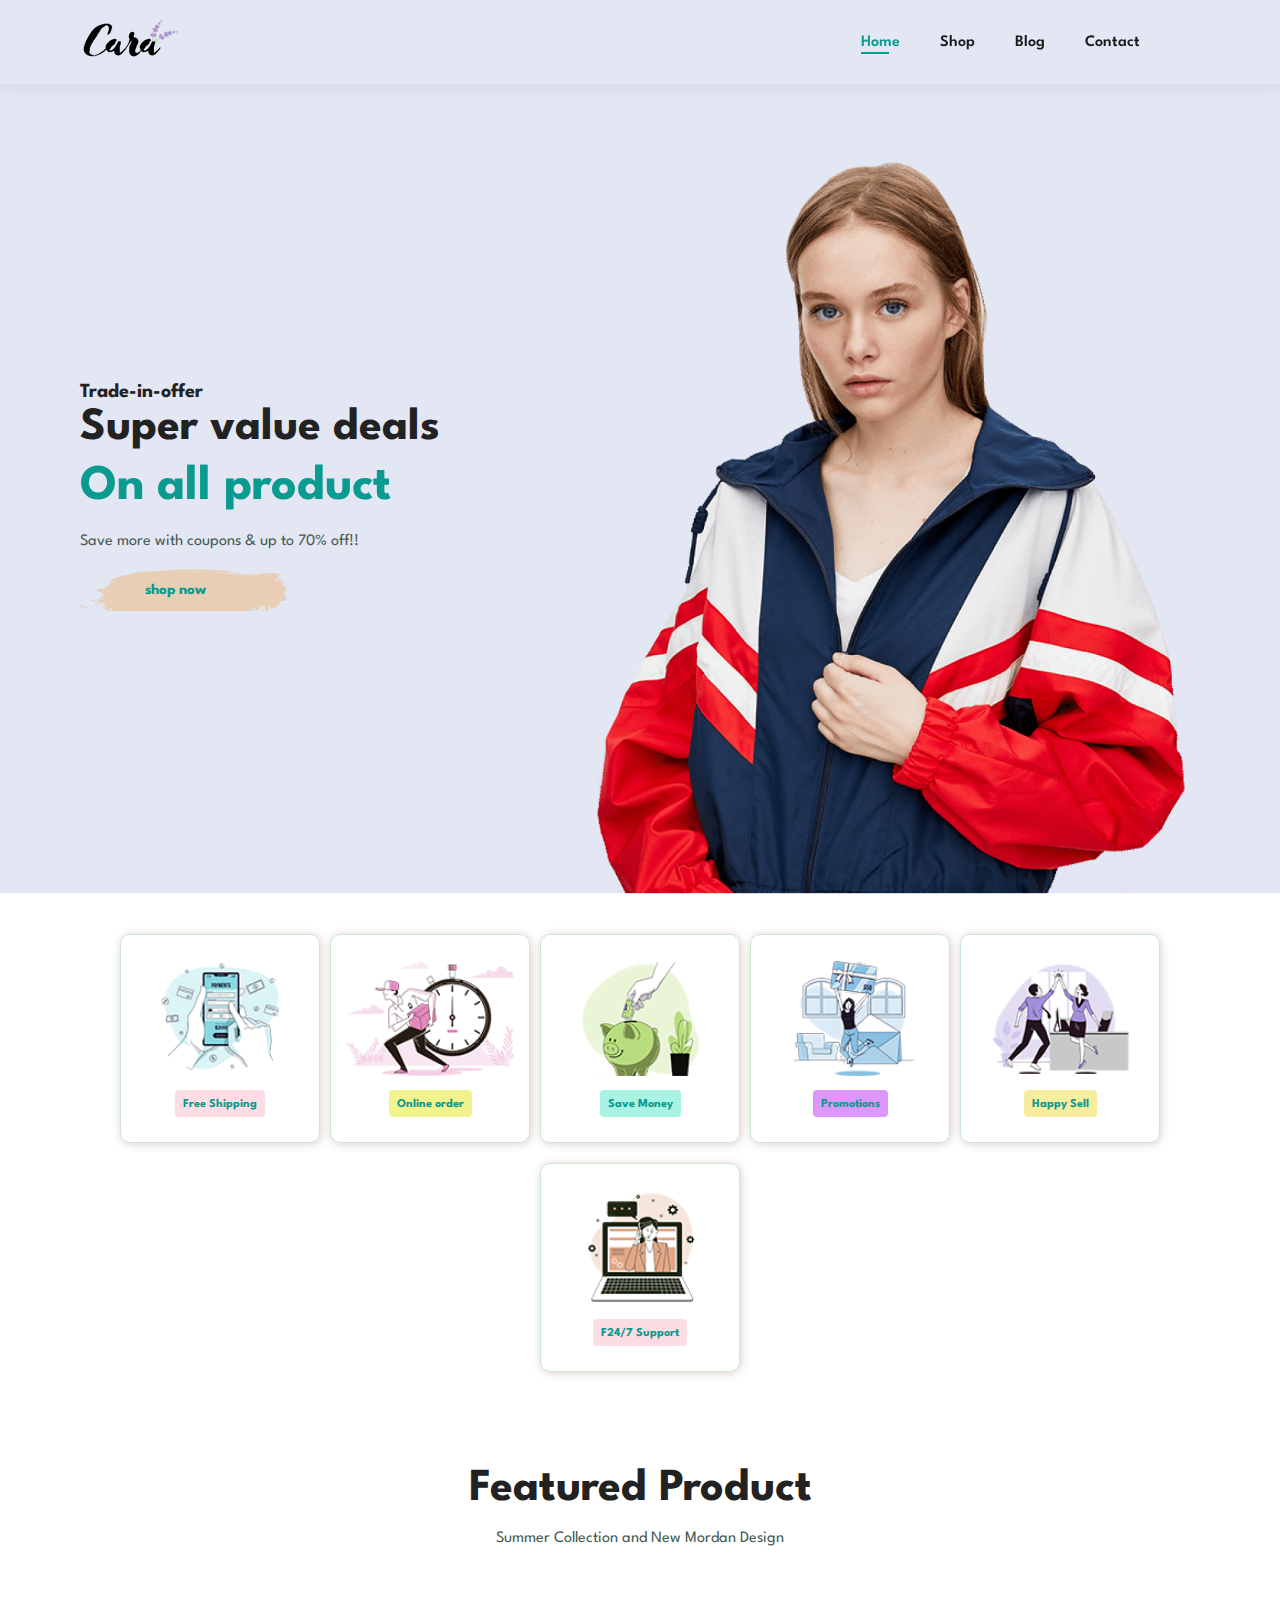
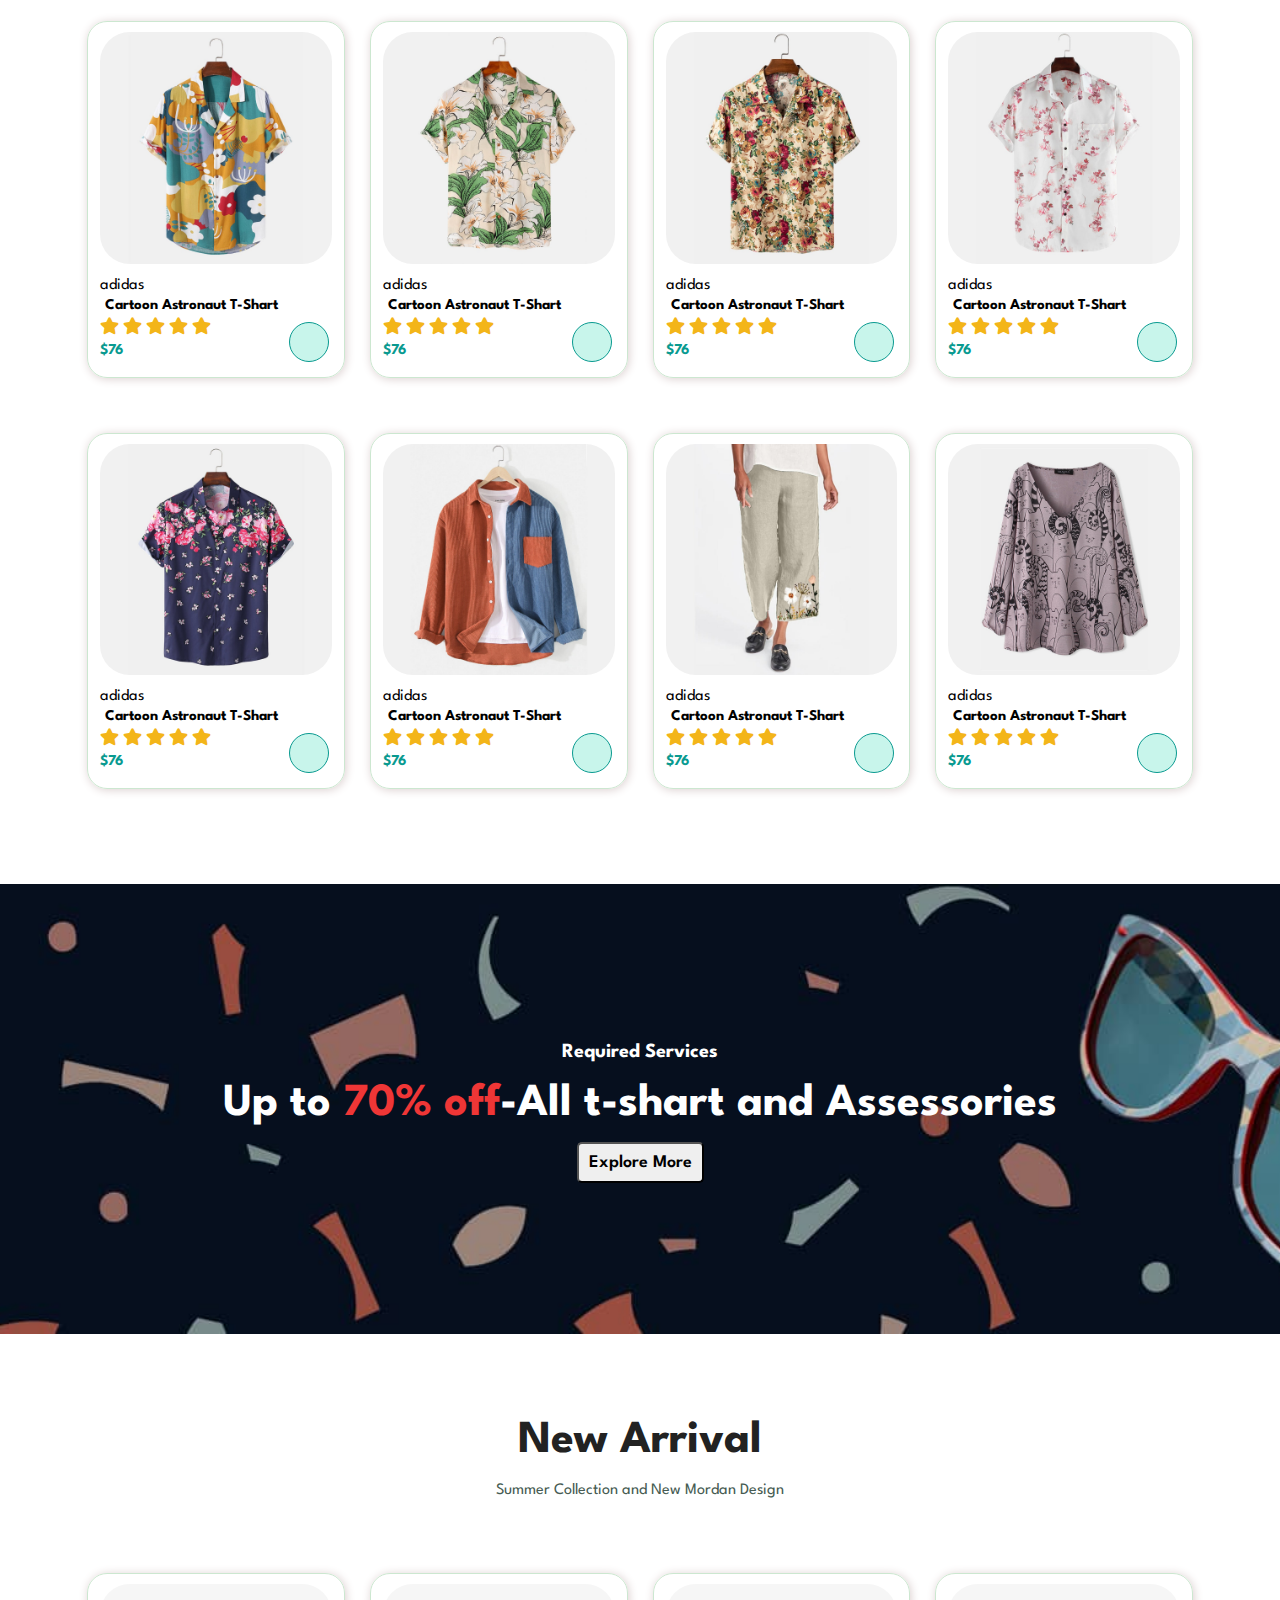
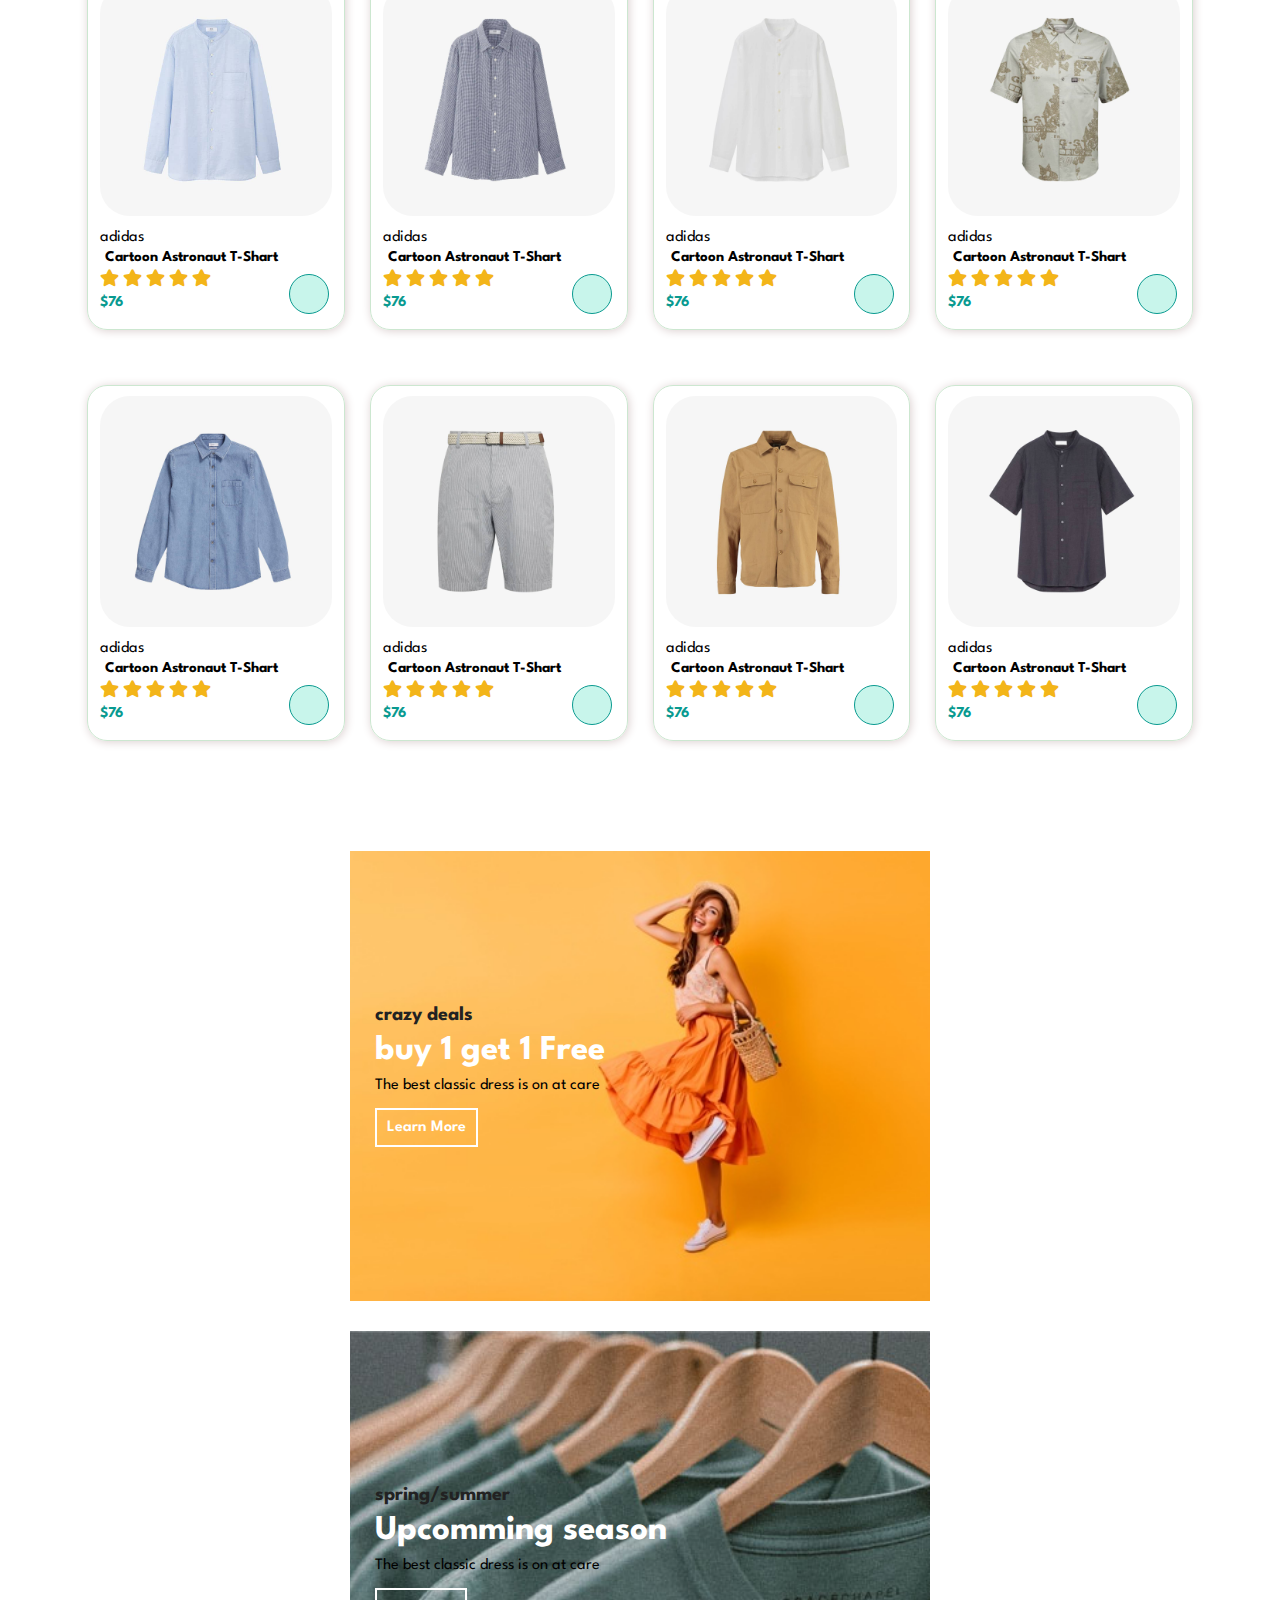
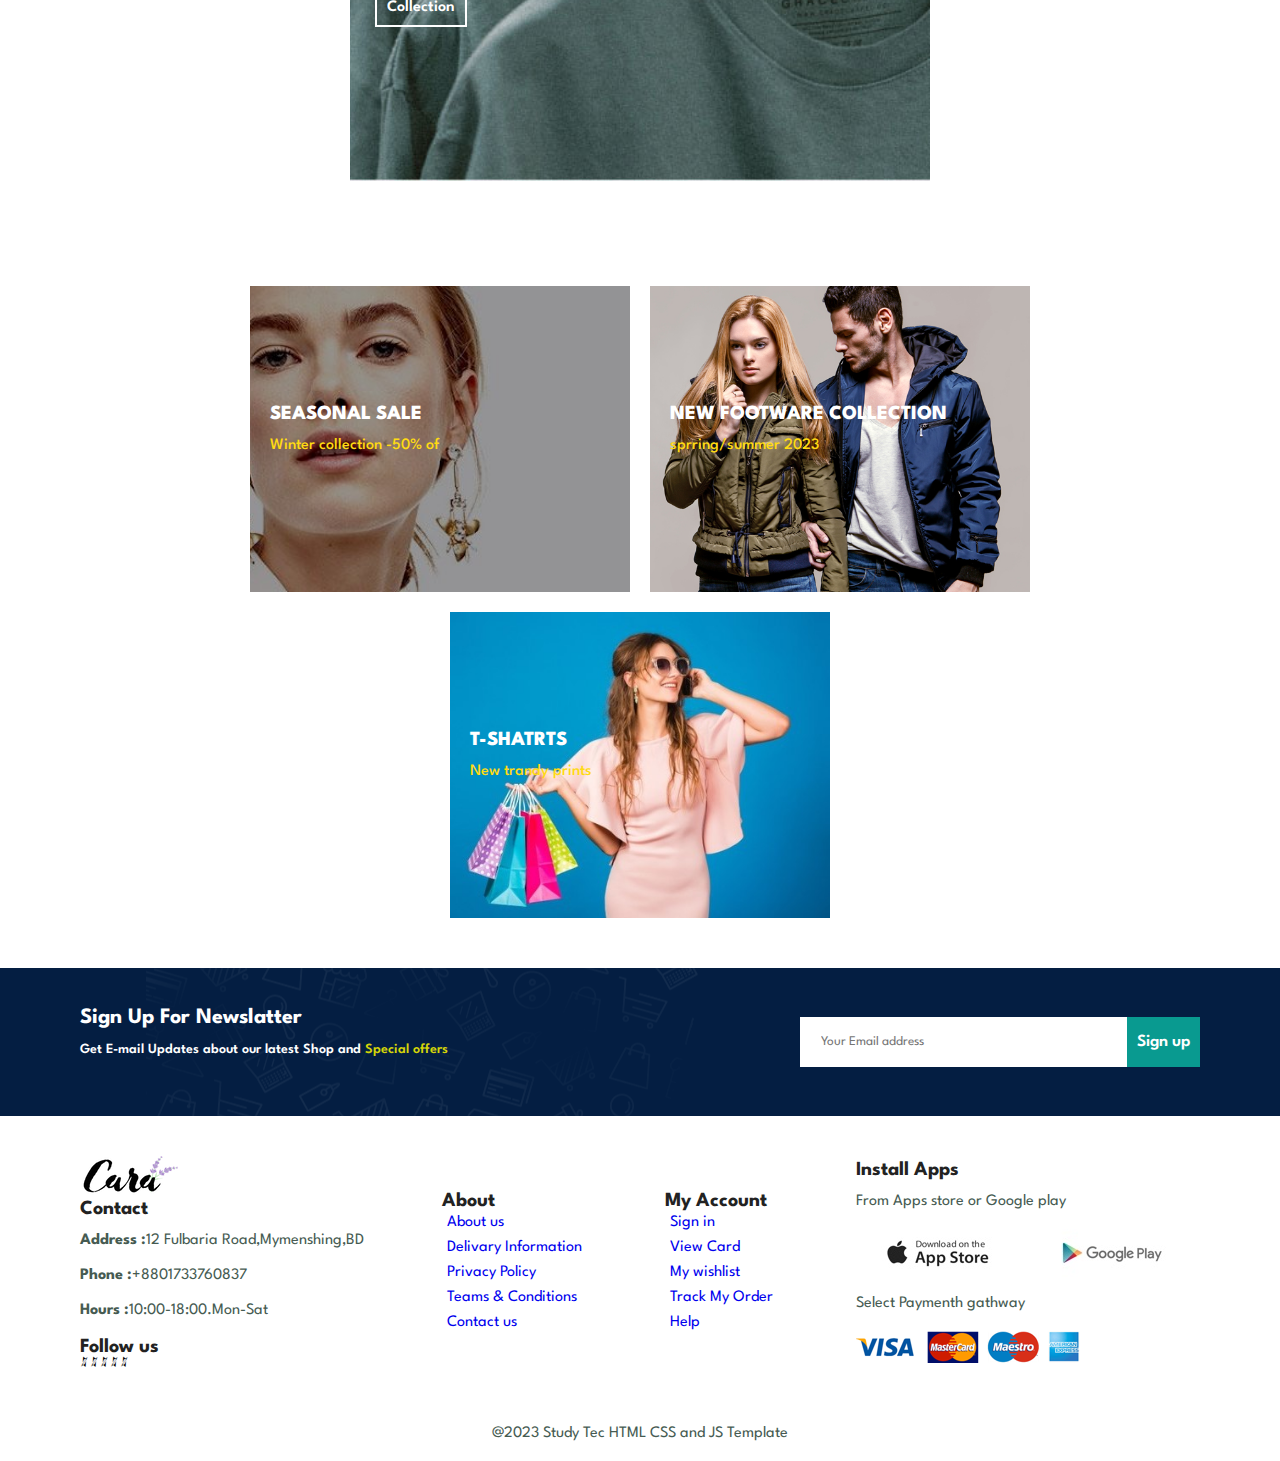
<file: index.html>
<!DOCTYPE html>
<html lang="en">

    <head>
        <meta charset="UTF-8">
        <meta http-equiv="X-UA-Compatible" content="IE=edge">
        <meta name="viewport" content="width=device-width, initial-scale=1.0">
        <title>Tech2etc Ecommerce Tutorial</title>
        <link rel="stylesheet" href="https://pro.fontawesome.com/releases/v5.10.0/css/all.css" />
        <link rel="stylesheet" href="https://cdnjs.cloudflare.com/ajax/libs/font-awesome/6.3.0/css/all.min.css" integrity="sha512-SzlrxWUlpfuzQ+pcUCosxcglQRNAq/DZjVsC0lE40xsADsfeQoEypE+enwcOiGjk/bSuGGKHEyjSoQ1zVisanQ==" crossorigin="anonymous" referrerpolicy="no-referrer" />
        <link rel="stylesheet" href="style.css">
    </head>

    <body>
            <section id="header">
                <a href="#"><img src="img/logo.png" alt="" srcset="" class="logo"></a>
            <div>
                <ul id="navbar">
                    <li> <i class="fa-solid fa-xmark" id="cross"></i></li>
                    <li><a class="active" href="index.html">Home</a></li>
                    <li><a href="shop.html">Shop</a></li>
                    <li><a href="blog.html">Blog</a></li>
                    <li><a href="contact.html">Contact</a></li>
                    <li><a href="cart.html"><i class="fa-solid fa-bag-shopping"></i></a></li>
                </ul>
               
            </div>
            <div id="mobile">
                <a href="cart.html"><i class="fa-solid fa-bag-shopping card"></i></a>
                <i class="fa-solid fa-bars" id="bar"></i>
               
            </div>
            </section>
            <section id="hero">
                <h4>Trade-in-offer</h4>
                <h2>Super value deals</h2>
                <h1>On all product</h1>
                <p>Save more with coupons & up to 70% off!!</p>
                <button>shop now</button>

            </section>
            <section id="feature" class="section-p1">
                <div class="fe-box">
                    <img src="img/features/f1.png" alt="" srcset="">
                    <h6>Free Shipping</h6>
                </div>
                <div class="fe-box">
                    <img src="img/features/f2.png" alt="" srcset="">
                    <h6>Online order</h6>
                </div>
                <div class="fe-box">
                    <img src="img/features/f3.png" alt="" srcset="">
                    <h6>Save Money</h6>
                </div>
                <div class="fe-box">
                    <img src="img/features/f4.png" alt="" srcset="">
                    <h6>Promotions</h6>
                </div>
                <div class="fe-box">
                    <img src="img/features/f5.png" alt="" srcset="">
                    <h6>Happy Sell</h6>
                </div>
                <div class="fe-box">
                    <img src="img/features/f6.png" alt="" srcset="">
                    <h6>F24/7 Support</h6>
                </div>
                    
            </section>
            <section id="product1" class="section-p1">
                <h2>Featured Product</h2>
                <p>Summer Collection and New Mordan Design</p>
                <div class="pro-container">
                    <div class="pro">
                        <img src="img/products/f1.jpg" alt="">
                        <div class="des">
                            <span>adidas</span>
                            <h5>Cartoon Astronaut T-Shart</h5>
                            <div class="star">
                                <i class="fas fa-star"></i>
                                <i class="fas fa-star"></i>
                                <i class="fas fa-star"></i>
                                <i class="fas fa-star"></i>
                                <i class="fas fa-star"></i>
                            </div>
                            <h4>$76</h4>
                        </div>
                        <a href="" class="card"><i class="fa fa-cart-shopping"></i></a>
                    </div>
                    <div class="pro">
                        <img src="img/products/f2.jpg" alt="">
                        <div class="des">
                            <span>adidas</span>
                            <h5>Cartoon Astronaut T-Shart</h5>
                            <div class="star">
                                <i class="fas fa-star"></i>
                                <i class="fas fa-star"></i>
                                <i class="fas fa-star"></i>
                                <i class="fas fa-star"></i>
                                <i class="fas fa-star"></i>
                            </div>
                            <h4>$76</h4>
                        </div>
                        <a href="" class="card"><i class="fa fa-cart-shopping"></i></a>
                    </div>
                    <div class="pro">
                        <img src="img/products/f3.jpg" alt="">
                        <div class="des">
                            <span>adidas</span>
                            <h5>Cartoon Astronaut T-Shart</h5>
                            <div class="star">
                                <i class="fas fa-star"></i>
                                <i class="fas fa-star"></i>
                                <i class="fas fa-star"></i>
                                <i class="fas fa-star"></i>
                                <i class="fas fa-star"></i>
                            </div>
                            <h4>$76</h4>
                        </div>
                        <a href="" class="card"><i class="fa fa-cart-shopping"></i></a>
                    </div>
                    <div class="pro">
                        <img src="img/products/f4.jpg" alt="">
                        <div class="des">
                            <span>adidas</span>
                            <h5>Cartoon Astronaut T-Shart</h5>
                            <div class="star">
                                <i class="fas fa-star"></i>
                                <i class="fas fa-star"></i>
                                <i class="fas fa-star"></i>
                                <i class="fas fa-star"></i>
                                <i class="fas fa-star"></i>
                            </div>
                            <h4>$76</h4>
                        </div>
                        <a href="" class="card"><i class="fa fa-cart-shopping"></i></a>
                    </div>
                    <div class="pro">
                        <img src="img/products/f5.jpg" alt="">
                        <div class="des">
                            <span>adidas</span>
                            <h5>Cartoon Astronaut T-Shart</h5>
                            <div class="star">
                                <i class="fas fa-star"></i>
                                <i class="fas fa-star"></i>
                                <i class="fas fa-star"></i>
                                <i class="fas fa-star"></i>
                                <i class="fas fa-star"></i>
                            </div>
                            <h4>$76</h4>
                        </div>
                        <a href="" class="card"><i class="fa fa-cart-shopping"></i></a>
                    </div>
                    <div class="pro">
                        <img src="img/products/f6.jpg" alt="">
                        <div class="des">
                            <span>adidas</span>
                            <h5>Cartoon Astronaut T-Shart</h5>
                            <div class="star">
                                <i class="fas fa-star"></i>
                                <i class="fas fa-star"></i>
                                <i class="fas fa-star"></i>
                                <i class="fas fa-star"></i>
                                <i class="fas fa-star"></i>
                            </div>
                            <h4>$76</h4>
                        </div>
                        <a href="" class="card"><i class="fa fa-cart-shopping"></i></a>
                    </div>
                    <div class="pro">
                        <img src="img/products/f7.jpg" alt="">
                        <div class="des">
                            <span>adidas</span>
                            <h5>Cartoon Astronaut T-Shart</h5>
                            <div class="star">
                                <i class="fas fa-star"></i>
                                <i class="fas fa-star"></i>
                                <i class="fas fa-star"></i>
                                <i class="fas fa-star"></i>
                                <i class="fas fa-star"></i>
                            </div>
                            <h4>$76</h4>
                        </div>
                        <a href="" class="card"><i class="fa fa-cart-shopping"></i></a>
                    </div>
                    <div class="pro">
                        <img src="img/products/f8.jpg" alt="">
                        <div class="des">
                            <span>adidas</span>
                            <h5>Cartoon Astronaut T-Shart</h5>
                            <div class="star">
                                <i class="fas fa-star"></i>
                                <i class="fas fa-star"></i>
                                <i class="fas fa-star"></i>
                                <i class="fas fa-star"></i>
                                <i class="fas fa-star"></i>
                            </div>
                            <h4>$76</h4>
                        </div>
                        <a href="" class="card"><i class="fa fa-cart-shopping"></i></a>
                    </div>
                </div>


            </section>
            <section id="banner" class="section-m1">
                <h4 class="bannerHeading1">Required Services </h4>
                <h2  class="bannerHeading2">Up to <span>70% off</span>-All t-shart and Assessories</h2>

                <button>Explore More</button>

            </section>
            <section id="product1" class="section-p1">
                <h2>New Arrival</h2>
                <p>Summer Collection and New Mordan Design</p>
                <div class="pro-container">
                    <div class="pro">
                        <img src="img/products/n1.jpg" alt="">
                        <div class="des">
                            <span>adidas</span>
                            <h5>Cartoon Astronaut T-Shart</h5>
                            <div class="star">
                                <i class="fas fa-star"></i>
                                <i class="fas fa-star"></i>
                                <i class="fas fa-star"></i>
                                <i class="fas fa-star"></i>
                                <i class="fas fa-star"></i>
                            </div>
                            <h4>$76</h4>
                        </div>
                        <a href="" class="card"><i class="fa fa-cart-shopping"></i></a>
                    </div>
                    <div class="pro">
                        <img src="img/products/n2.jpg" alt="">
                        <div class="des">
                            <span>adidas</span>
                            <h5>Cartoon Astronaut T-Shart</h5>
                            <div class="star">
                                <i class="fas fa-star"></i>
                                <i class="fas fa-star"></i>
                                <i class="fas fa-star"></i>
                                <i class="fas fa-star"></i>
                                <i class="fas fa-star"></i>
                            </div>
                            <h4>$76</h4>
                        </div>
                        <a href="" class="card"><i class="fa fa-cart-shopping"></i></a>
                    </div>
                    <div class="pro">
                        <img src="img/products/n3.jpg" alt="">
                        <div class="des">
                            <span>adidas</span>
                            <h5>Cartoon Astronaut T-Shart</h5>
                            <div class="star">
                                <i class="fas fa-star"></i>
                                <i class="fas fa-star"></i>
                                <i class="fas fa-star"></i>
                                <i class="fas fa-star"></i>
                                <i class="fas fa-star"></i>
                            </div>
                            <h4>$76</h4>
                        </div>
                        <a href="" class="card"><i class="fa fa-cart-shopping"></i></a>
                    </div>
                    <div class="pro">
                        <img src="img/products/n4.jpg" alt="">
                        <div class="des">
                            <span>adidas</span>
                            <h5>Cartoon Astronaut T-Shart</h5>
                            <div class="star">
                                <i class="fas fa-star"></i>
                                <i class="fas fa-star"></i>
                                <i class="fas fa-star"></i>
                                <i class="fas fa-star"></i>
                                <i class="fas fa-star"></i>
                            </div>
                            <h4>$76</h4>
                        </div>
                        <a href="" class="card"><i class="fa fa-cart-shopping"></i></a>
                    </div>
                    <div class="pro">
                        <img src="img/products/n5.jpg" alt="">
                        <div class="des">
                            <span>adidas</span>
                            <h5>Cartoon Astronaut T-Shart</h5>
                            <div class="star">
                                <i class="fas fa-star"></i>
                                <i class="fas fa-star"></i>
                                <i class="fas fa-star"></i>
                                <i class="fas fa-star"></i>
                                <i class="fas fa-star"></i>
                            </div>
                            <h4>$76</h4>
                        </div>
                        <a href="" class="card"><i class="fa fa-cart-shopping"></i></a>
                    </div>
                    <div class="pro">
                        <img src="img/products/n6.jpg" alt="">
                        <div class="des">
                            <span>adidas</span>
                            <h5>Cartoon Astronaut T-Shart</h5>
                            <div class="star">
                                <i class="fas fa-star"></i>
                                <i class="fas fa-star"></i>
                                <i class="fas fa-star"></i>
                                <i class="fas fa-star"></i>
                                <i class="fas fa-star"></i>
                            </div>
                            <h4>$76</h4>
                        </div>
                        <a href="" class="card"><i class="fa fa-cart-shopping"></i></a>
                    </div>
                    <div class="pro">
                        <img src="img/products/n7.jpg" alt="">
                        <div class="des">
                            <span>adidas</span>
                            <h5>Cartoon Astronaut T-Shart</h5>
                            <div class="star">
                                <i class="fas fa-star"></i>
                                <i class="fas fa-star"></i>
                                <i class="fas fa-star"></i>
                                <i class="fas fa-star"></i>
                                <i class="fas fa-star"></i>
                            </div>
                            <h4>$76</h4>
                        </div>
                        <a href="" class="card"><i class="fa fa-cart-shopping"></i></a>
                    </div>
                    <div class="pro">
                        <img src="img/products/n8.jpg" alt="">
                        <div class="des">
                            <span>adidas</span>
                            <h5>Cartoon Astronaut T-Shart</h5>
                            <div class="star">
                                <i class="fas fa-star"></i>
                                <i class="fas fa-star"></i>
                                <i class="fas fa-star"></i>
                                <i class="fas fa-star"></i>
                                <i class="fas fa-star"></i>
                            </div>
                            <h4>$76</h4>
                        </div>
                        <a href="" class="card"><i class="fa fa-cart-shopping"></i></a>
                    </div>
                </div>


            </section>
            <section id="sm-banner"  class="section-p1">
                <div  class="banner-box">
                    <h4>crazy deals</h4>
                    <h2>buy 1 get 1 Free</h2>
                    <span>The best classic dress is on at care</span>
                    <button>Learn More</button>
                </div>
                <div  class="banner-box" id="banner-box1">
                    <h4>spring/summer</h4>
                    <h2>Upcomming season</h2>
                    <span>The best classic dress is on at care</span>
                    <button>Collection</button>
                </div>
                <div>

                </div>
            </section>
            <section  id="sm-banner1" class="section-p1">
                <div  class="banner-box">
                    <h4>SEASONAL SALE</h4>
                    <P>Winter collection -50% of</P>
                </div>
                <div  class="banner-box" id="banner-box2">
                    <h4>NEW FOOTWARE COLLECTION</h4>
                    <P>sprring/summer 2023</P>
                </div>
                <div  class="banner-box" id="banner-box3">
                    <h4>T-SHATRTS</h4>
                    <P>New trandy prints</P>
                </div>
                
            </section>
            <section id="newslatter" class="section-p1">
                <div class="newstext">
                    <h4>Sign Up For Newslatter</h4>
                    <p>Get E-mail Updates about our latest Shop  and <span style="color:rgb(213, 213, 8)">Special  offers</span></p>
                </div>
                <div class="form">
                    <input type="text" placeholder="Your Email address">
                <button>Sign up</button>
                </div>

            </section>
            <section  class="section-p1" id="footerlasr">
                <div class="col">
                    <img src="img/logo.png" alt="">
                    <h4>Contact</h4>
                    <p><strong>Address :</strong>12 Fulbaria Road,Mymenshing,BD</p>
                    <p><strong>Phone :</strong>+8801733760837</p>
                    <p><strong>Hours :</strong>10:00-18:00.Mon-Sat</p>
                    <div class="follow">
                        <h4>Follow us</h4>
                        <div class="icon">
                            <i class="fa-brands fa-facebook"></i>
                            <i class="fa-brands fa-instagram"></i>
                            <i class="fa-brands fa-youtube"></i>
                            <i class="fa-brands fa-whatsapp"></i>
                            <i class="fa-brands fa-linkedin"></i>

                        </div>

                    </div>
                </div>

                <div class="col1">
                    <h4>About</h4>
                    <a href="#">About us</a>
                    <a href="#">Delivary Information</a>
                    <a href="#">Privacy Policy</a>
                    <a href="#">Teams & Conditions</a>
                    <a href="#">Contact us</a>

                </div>
                <div class="col1">
                    <h4>My Account</h4>
                    <a href="#">Sign in</a>
                    <a href="#">View Card</a>
                    <a href="#">My wishlist</a>
                    <a href="#">Track My Order</a>
                    <a href="#">Help</a>

                </div>
                <div class="col install">
                    <h4>Install Apps</h4>
                    <p>From Apps  store or Google  play</p>
                    <div class="row">
                        <img src="img/pay/app.jpg" alt="">
                        <img src="img/pay/play.jpg" alt="">
                    
                    </div>
                    <p>Select Paymenth gathway</p>
                    <img src="img/pay/pay.png" alt="">

                </div>
                
            </section>
            <div class="copyright">
                <p >@2023 Study Tec HTML CSS and JS Template</p>
            </div>
        <script src="script.js"></script>
    </body>

</html>
</file>
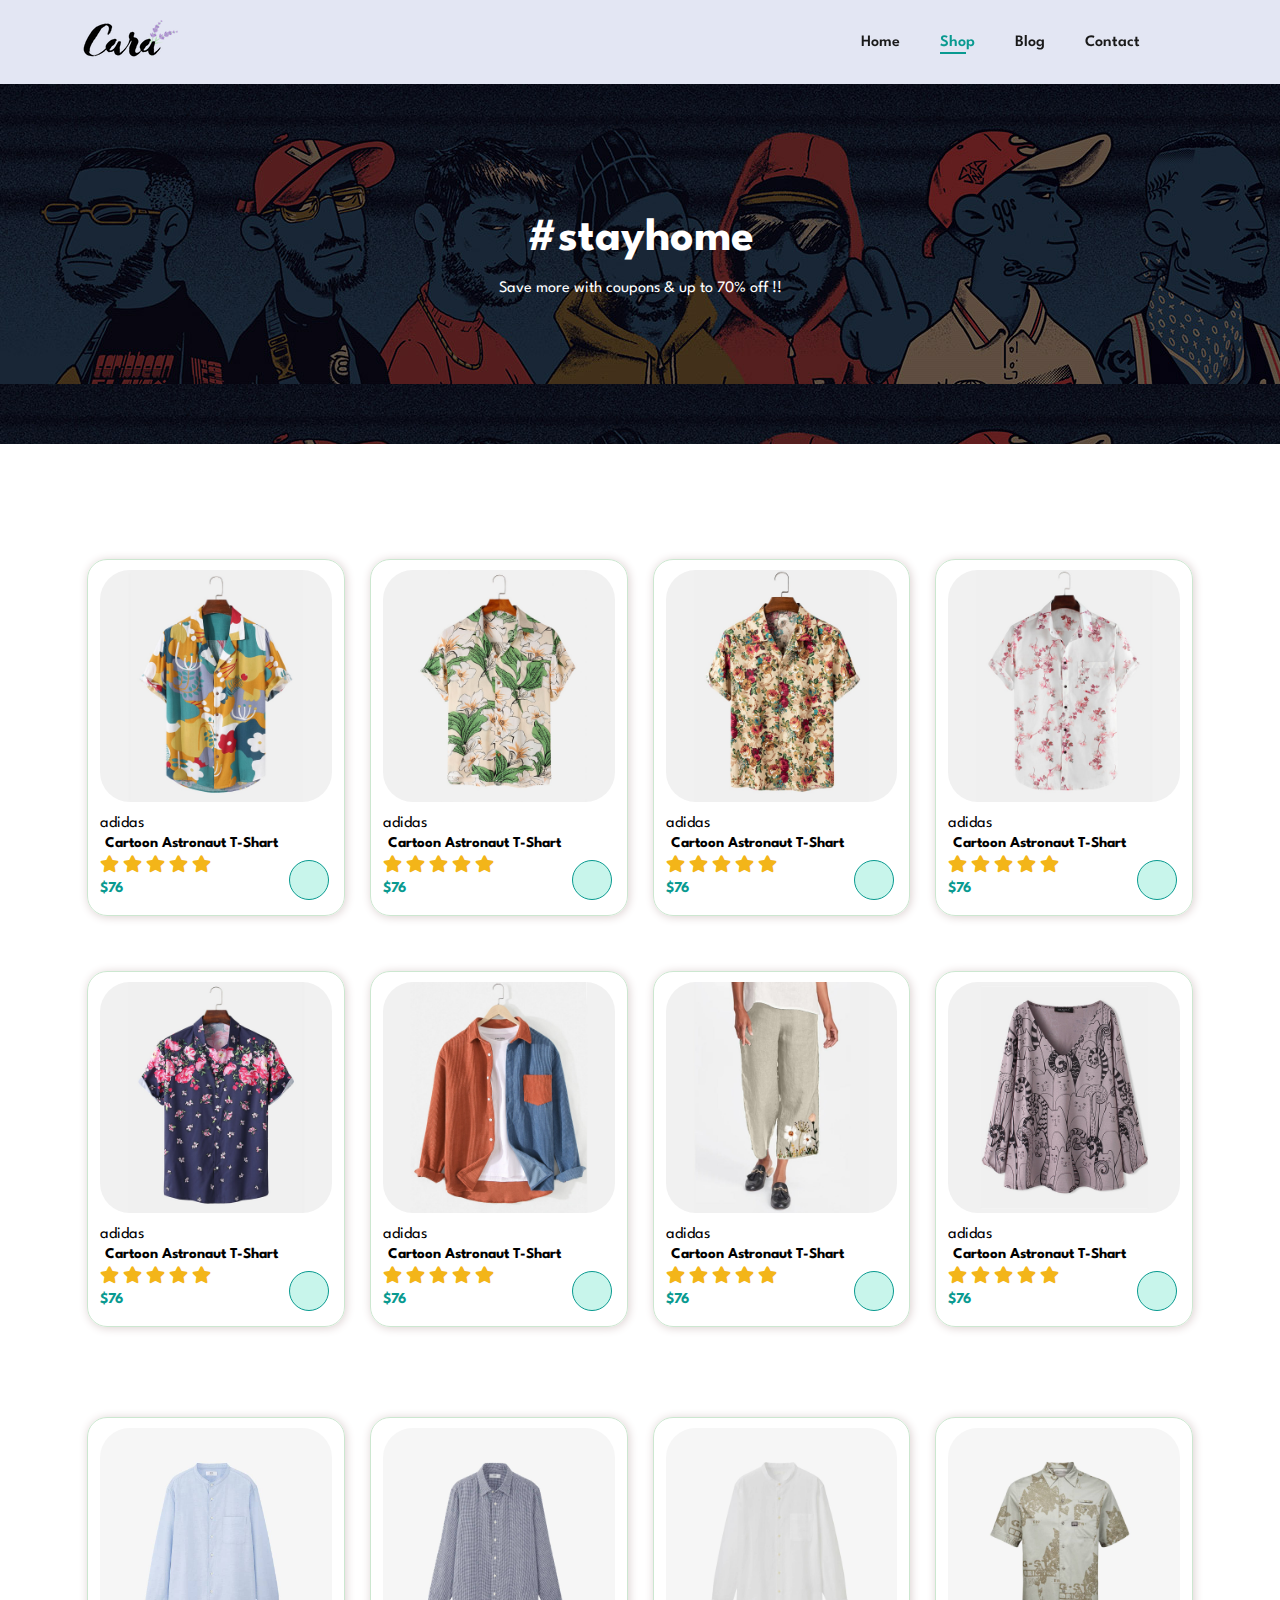
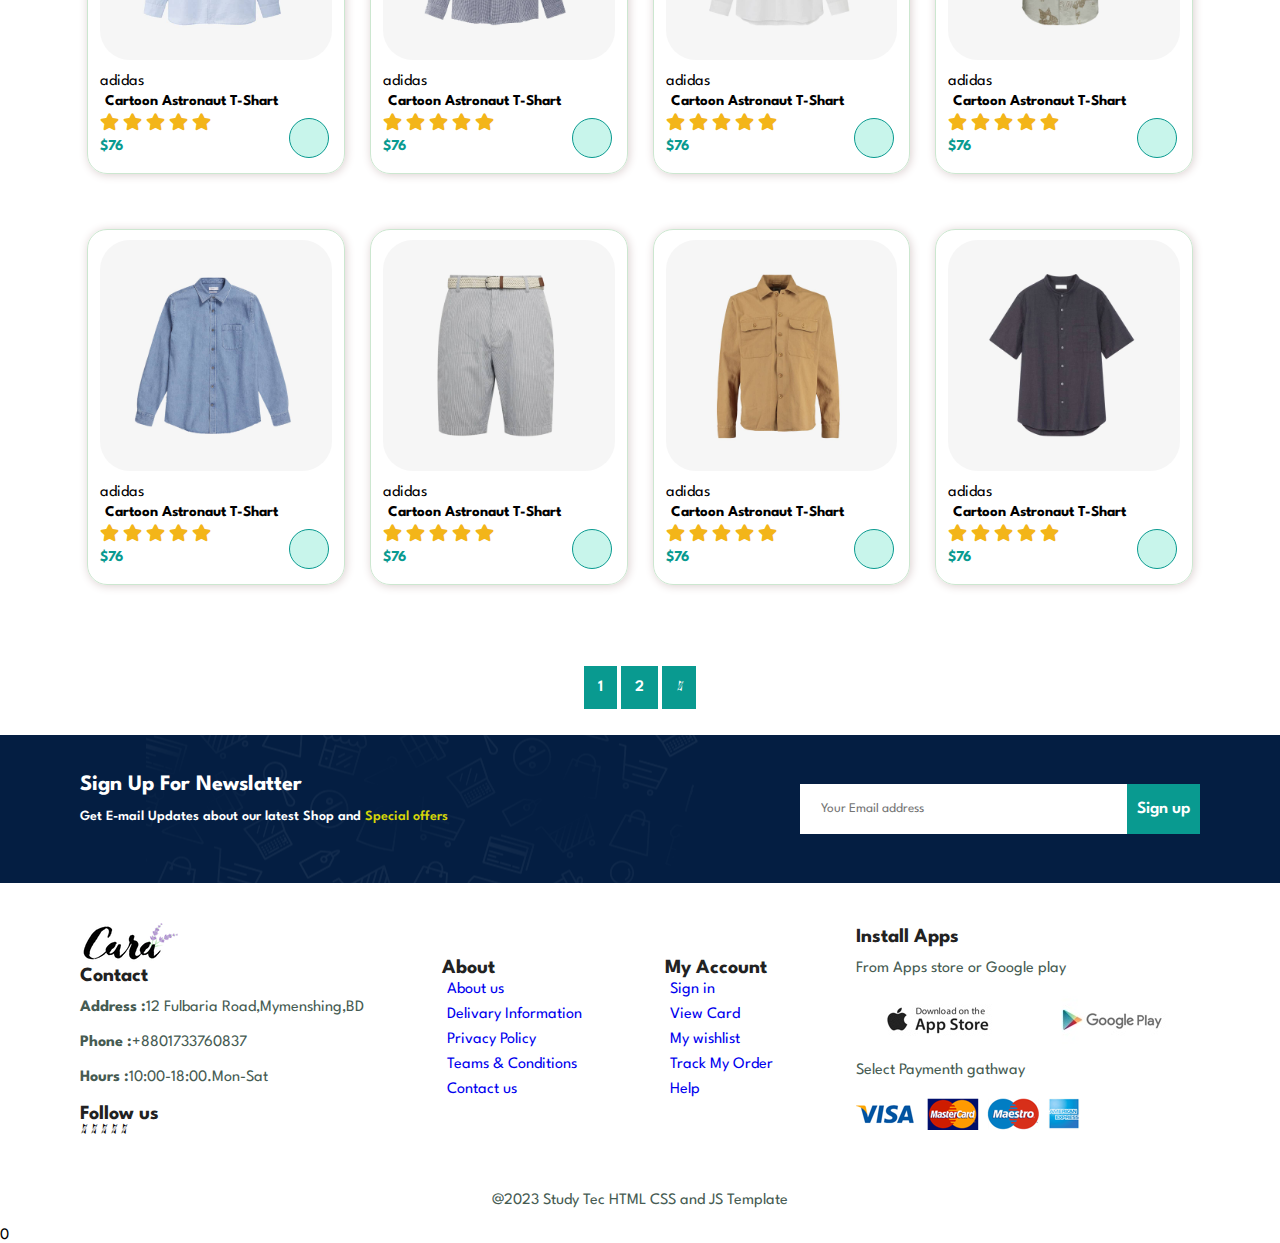
<file: shop.html>
<!DOCTYPE html>
<html lang="en">

    <head>
        <meta charset="UTF-8">
        <meta http-equiv="X-UA-Compatible" content="IE=edge">
        <meta name="viewport" content="width=device-width, initial-scale=1.0">
        <title>Tech2etc Ecommerce Tutorial</title>
        <link rel="stylesheet" href="https://pro.fontawesome.com/releases/v5.10.0/css/all.css" />
        <link rel="stylesheet" href="https://cdnjs.cloudflare.com/ajax/libs/font-awesome/6.3.0/css/all.min.css" integrity="sha512-SzlrxWUlpfuzQ+pcUCosxcglQRNAq/DZjVsC0lE40xsADsfeQoEypE+enwcOiGjk/bSuGGKHEyjSoQ1zVisanQ==" crossorigin="anonymous" referrerpolicy="no-referrer" />
        <link rel="stylesheet" href="style.css">
    </head>

    <body>
            <section id="header">
                <a href="#"><img src="img/logo.png" alt="" srcset="" class="logo"></a>
            <div>
                <ul id="navbar">
                    <li> <i class="fa-solid fa-xmark" id="cross"></i></li>
                    <li><a href="index.html">Home</a></li>
                    <li><a href="shop.html" class="active" >Shop</a></li>
                    <li><a href="blog.html">Blog</a></li>
                    <li><a href="contact.html">Contact</a></li>
                    <li><a href="cart.html"><i class="fa-solid fa-bag-shopping"></i></a></li>
                </ul>
               
            </div>
            <div id="mobile">
                <a href="cart.html"><i class="fa-solid fa-bag-shopping card"></i></a>
                <i class="fa-solid fa-bars" id="bar"></i>
               
            </div>
            </section>
            <section id="page-header">
                <h2 id="shopheader">#stayhome</h2>
                <p id="shopheader">Save more with coupons & up to  70% off !!</p>
            </section>
            
            <section id="product1" class="section-p1">
    
                <div class="pro-container">
                    <div class="pro" onclick="window.Location.href='sproduct.html'">
                        <img src="img/products/f1.jpg" alt="">
                        <div class="des">
                            <span>adidas</span>
                            <h5>Cartoon Astronaut T-Shart</h5>
                            <div class="star">
                                <i class="fas fa-star"></i>
                                <i class="fas fa-star"></i>
                                <i class="fas fa-star"></i>
                                <i class="fas fa-star"></i>
                                <i class="fas fa-star"></i>
                            </div>
                            <h4>$76</h4>
                        </div>
                        <a href="" class="card"><i class="fa fa-cart-shopping"></i></a>
                    </div>
                    <div class="pro">
                        <img src="img/products/f2.jpg" alt="">
                        <div class="des">
                            <span>adidas</span>
                            <h5>Cartoon Astronaut T-Shart</h5>
                            <div class="star">
                                <i class="fas fa-star"></i>
                                <i class="fas fa-star"></i>
                                <i class="fas fa-star"></i>
                                <i class="fas fa-star"></i>
                                <i class="fas fa-star"></i>
                            </div>
                            <h4>$76</h4>
                        </div>
                        <a href="" class="card"><i class="fa fa-cart-shopping"></i></a>
                    </div>
                    <div class="pro">
                        <img src="img/products/f3.jpg" alt="">
                        <div class="des">
                            <span>adidas</span>
                            <h5>Cartoon Astronaut T-Shart</h5>
                            <div class="star">
                                <i class="fas fa-star"></i>
                                <i class="fas fa-star"></i>
                                <i class="fas fa-star"></i>
                                <i class="fas fa-star"></i>
                                <i class="fas fa-star"></i>
                            </div>
                            <h4>$76</h4>
                        </div>
                        <a href="" class="card"><i class="fa fa-cart-shopping"></i></a>
                    </div>
                    <div class="pro">
                        <img src="img/products/f4.jpg" alt="">
                        <div class="des">
                            <span>adidas</span>
                            <h5>Cartoon Astronaut T-Shart</h5>
                            <div class="star">
                                <i class="fas fa-star"></i>
                                <i class="fas fa-star"></i>
                                <i class="fas fa-star"></i>
                                <i class="fas fa-star"></i>
                                <i class="fas fa-star"></i>
                            </div>
                            <h4>$76</h4>
                        </div>
                        <a href="" class="card"><i class="fa fa-cart-shopping"></i></a>
                    </div>
                    <div class="pro">
                        <img src="img/products/f5.jpg" alt="">
                        <div class="des">
                            <span>adidas</span>
                            <h5>Cartoon Astronaut T-Shart</h5>
                            <div class="star">
                                <i class="fas fa-star"></i>
                                <i class="fas fa-star"></i>
                                <i class="fas fa-star"></i>
                                <i class="fas fa-star"></i>
                                <i class="fas fa-star"></i>
                            </div>
                            <h4>$76</h4>
                        </div>
                        <a href="" class="card"><i class="fa fa-cart-shopping"></i></a>
                    </div>
                    <div class="pro">
                        <img src="img/products/f6.jpg" alt="">
                        <div class="des">
                            <span>adidas</span>
                            <h5>Cartoon Astronaut T-Shart</h5>
                            <div class="star">
                                <i class="fas fa-star"></i>
                                <i class="fas fa-star"></i>
                                <i class="fas fa-star"></i>
                                <i class="fas fa-star"></i>
                                <i class="fas fa-star"></i>
                            </div>
                            <h4>$76</h4>
                        </div>
                        <a href="" class="card"><i class="fa fa-cart-shopping"></i></a>
                    </div>
                    <div class="pro">
                        <img src="img/products/f7.jpg" alt="">
                        <div class="des">
                            <span>adidas</span>
                            <h5>Cartoon Astronaut T-Shart</h5>
                            <div class="star">
                                <i class="fas fa-star"></i>
                                <i class="fas fa-star"></i>
                                <i class="fas fa-star"></i>
                                <i class="fas fa-star"></i>
                                <i class="fas fa-star"></i>
                            </div>
                            <h4>$76</h4>
                        </div>
                        <a href="" class="card"><i class="fa fa-cart-shopping"></i></a>
                    </div>
                    <div class="pro">
                        <img src="img/products/f8.jpg" alt="">
                        <div class="des">
                            <span>adidas</span>
                            <h5>Cartoon Astronaut T-Shart</h5>
                            <div class="star">
                                <i class="fas fa-star"></i>
                                <i class="fas fa-star"></i>
                                <i class="fas fa-star"></i>
                                <i class="fas fa-star"></i>
                                <i class="fas fa-star"></i>
                            </div>
                            <h4>$76</h4>
                        </div>
                        <a href="" class="card"><i class="fa fa-cart-shopping"></i></a>
                    </div>
                </div>

                <div class="pro-container">
                    <div class="pro">
                        <img src="img/products/n1.jpg" alt="">
                        <div class="des">
                            <span>adidas</span>
                            <h5>Cartoon Astronaut T-Shart</h5>
                            <div class="star">
                                <i class="fas fa-star"></i>
                                <i class="fas fa-star"></i>
                                <i class="fas fa-star"></i>
                                <i class="fas fa-star"></i>
                                <i class="fas fa-star"></i>
                            </div>
                            <h4>$76</h4>
                        </div>
                        <a href="" class="card"><i class="fa fa-cart-shopping"></i></a>
                    </div>
                    <div class="pro">
                        <img src="img/products/n2.jpg" alt="">
                        <div class="des">
                            <span>adidas</span>
                            <h5>Cartoon Astronaut T-Shart</h5>
                            <div class="star">
                                <i class="fas fa-star"></i>
                                <i class="fas fa-star"></i>
                                <i class="fas fa-star"></i>
                                <i class="fas fa-star"></i>
                                <i class="fas fa-star"></i>
                            </div>
                            <h4>$76</h4>
                        </div>
                        <a href="" class="card"><i class="fa fa-cart-shopping"></i></a>
                    </div>
                    <div class="pro">
                        <img src="img/products/n3.jpg" alt="">
                        <div class="des">
                            <span>adidas</span>
                            <h5>Cartoon Astronaut T-Shart</h5>
                            <div class="star">
                                <i class="fas fa-star"></i>
                                <i class="fas fa-star"></i>
                                <i class="fas fa-star"></i>
                                <i class="fas fa-star"></i>
                                <i class="fas fa-star"></i>
                            </div>
                            <h4>$76</h4>
                        </div>
                        <a href="" class="card"><i class="fa fa-cart-shopping"></i></a>
                    </div>
                    <div class="pro">
                        <img src="img/products/n4.jpg" alt="">
                        <div class="des">
                            <span>adidas</span>
                            <h5>Cartoon Astronaut T-Shart</h5>
                            <div class="star">
                                <i class="fas fa-star"></i>
                                <i class="fas fa-star"></i>
                                <i class="fas fa-star"></i>
                                <i class="fas fa-star"></i>
                                <i class="fas fa-star"></i>
                            </div>
                            <h4>$76</h4>
                        </div>
                        <a href="" class="card"><i class="fa fa-cart-shopping"></i></a>
                    </div>
                    <div class="pro">
                        <img src="img/products/n5.jpg" alt="">
                        <div class="des">
                            <span>adidas</span>
                            <h5>Cartoon Astronaut T-Shart</h5>
                            <div class="star">
                                <i class="fas fa-star"></i>
                                <i class="fas fa-star"></i>
                                <i class="fas fa-star"></i>
                                <i class="fas fa-star"></i>
                                <i class="fas fa-star"></i>
                            </div>
                            <h4>$76</h4>
                        </div>
                        <a href="" class="card"><i class="fa fa-cart-shopping"></i></a>
                    </div>
                    <div class="pro">
                        <img src="img/products/n6.jpg" alt="">
                        <div class="des">
                            <span>adidas</span>
                            <h5>Cartoon Astronaut T-Shart</h5>
                            <div class="star">
                                <i class="fas fa-star"></i>
                                <i class="fas fa-star"></i>
                                <i class="fas fa-star"></i>
                                <i class="fas fa-star"></i>
                                <i class="fas fa-star"></i>
                            </div>
                            <h4>$76</h4>
                        </div>
                        <a href="" class="card"><i class="fa fa-cart-shopping"></i></a>
                    </div>
                    <div class="pro">
                        <img src="img/products/n7.jpg" alt="">
                        <div class="des">
                            <span>adidas</span>
                            <h5>Cartoon Astronaut T-Shart</h5>
                            <div class="star">
                                <i class="fas fa-star"></i>
                                <i class="fas fa-star"></i>
                                <i class="fas fa-star"></i>
                                <i class="fas fa-star"></i>
                                <i class="fas fa-star"></i>
                            </div>
                            <h4>$76</h4>
                        </div>
                        <a href="" class="card"><i class="fa fa-cart-shopping"></i></a>
                    </div>
                    <div class="pro">
                        <img src="img/products/n8.jpg" alt="">
                        <div class="des">
                            <span>adidas</span>
                            <h5>Cartoon Astronaut T-Shart</h5>
                            <div class="star">
                                <i class="fas fa-star"></i>
                                <i class="fas fa-star"></i>
                                <i class="fas fa-star"></i>
                                <i class="fas fa-star"></i>
                                <i class="fas fa-star"></i>
                            </div>
                            <h4>$76</h4>
                        </div>
                        <a href="" class="card"><i class="fa fa-cart-shopping"></i></a>
                    </div>
                </div>


            </section>

            <section id="pagination" class="section-p1">
                <a href="#">1</a>
                <a href="#">2</a>
                <a href="#"><i class="fa-solid fa-arrow-right"></i></a>
            </section>
           
            <section id="newslatter" class="section-p1">
                <div class="newstext">
                    <h4>Sign Up For Newslatter</h4>
                    <p>Get E-mail Updates about our latest Shop  and <span style="color:rgb(213, 213, 8)">Special  offers</span></p>
                </div>
                <div class="form">
                    <input type="text" placeholder="Your Email address">
                <button>Sign up</button>
                </div>

            </section>
            <section  class="section-p1" id="footerlasr">
                <div class="col">
                    <img src="img/logo.png" alt="">
                    <h4>Contact</h4>
                    <p><strong>Address :</strong>12 Fulbaria Road,Mymenshing,BD</p>
                    <p><strong>Phone :</strong>+8801733760837</p>
                    <p><strong>Hours :</strong>10:00-18:00.Mon-Sat</p>
                    <div class="follow">
                        <h4>Follow us</h4>
                        <div class="icon">
                            <i class="fa-brands fa-facebook"></i>
                            <i class="fa-brands fa-instagram"></i>
                            <i class="fa-brands fa-youtube"></i>
                            <i class="fa-brands fa-whatsapp"></i>
                            <i class="fa-brands fa-linkedin"></i>

                        </div>

                    </div>
                </div>

                <div class="col1">
                    <h4>About</h4>
                    <a href="#">About us</a>
                    <a href="#">Delivary Information</a>
                    <a href="#">Privacy Policy</a>
                    <a href="#">Teams & Conditions</a>
                    <a href="#">Contact us</a>

                </div>
                <div class="col1">
                    <h4>My Account</h4>
                    <a href="#">Sign in</a>
                    <a href="#">View Card</a>
                    <a href="#">My wishlist</a>
                    <a href="#">Track My Order</a>
                    <a href="#">Help</a>

                </div>
                <div class="col install">
                    <h4>Install Apps</h4>
                    <p>From Apps  store or Google  play</p>
                    <div class="row">
                        <img src="img/pay/app.jpg" alt="">
                        <img src="img/pay/play.jpg" alt="">
                    
                    </div>
                    <p>Select Paymenth gathway</p>
                    <img src="img/pay/pay.png" alt="">

                </div>
                
            </section>
            <div class="copyright">
                <p >@2023 Study Tec HTML CSS and JS Template</p>
            </div>
        <script src="script.js"></script>
    </body>

</html>0
</file>
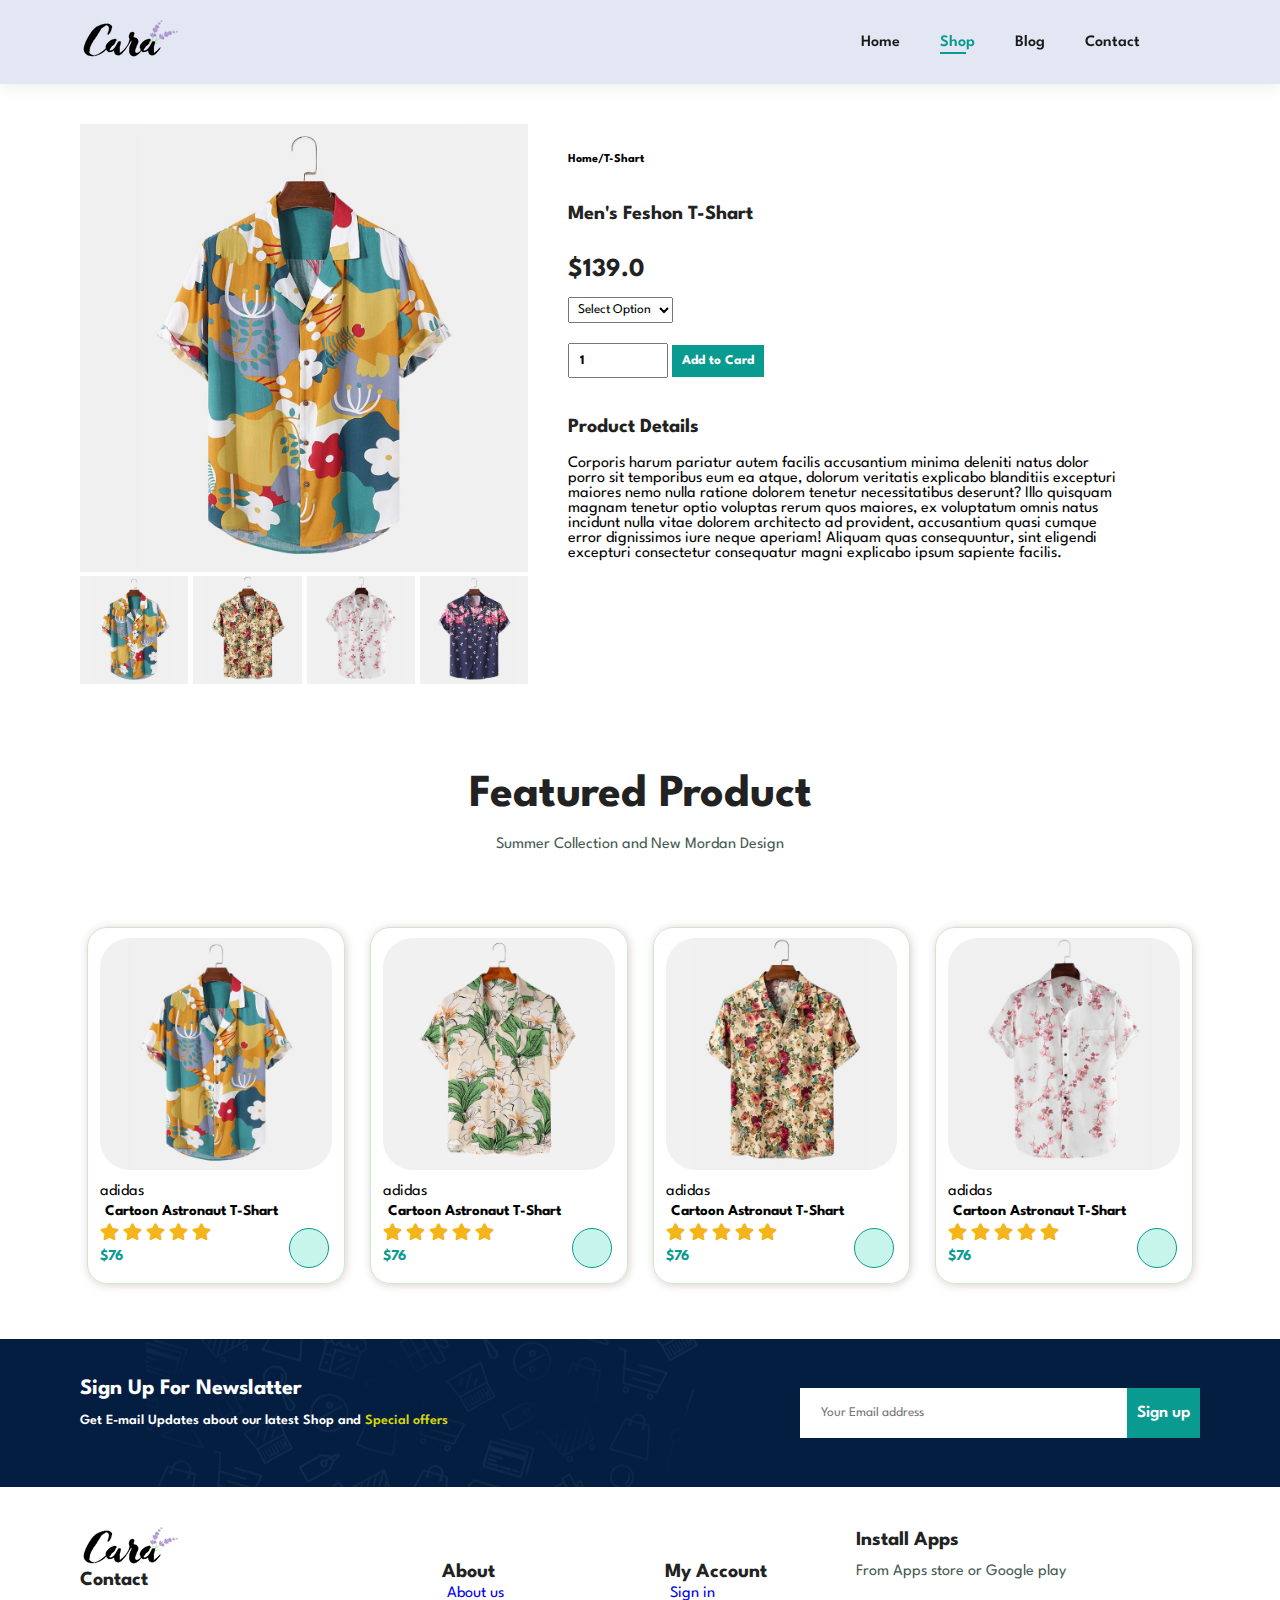
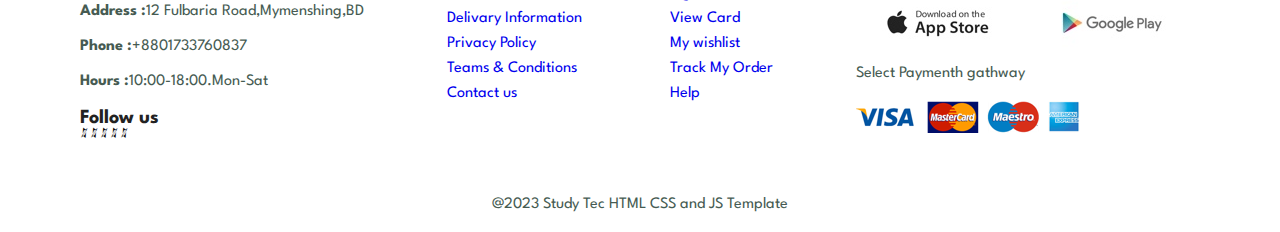
<file: sproduct.html>
<!DOCTYPE html>
<html lang="en">

    <head>
        <meta charset="UTF-8">
        <meta http-equiv="X-UA-Compatible" content="IE=edge">
        <meta name="viewport" content="width=device-width, initial-scale=1.0">
        <title>Tech2etc Ecommerce Tutorial</title>
        <link rel="stylesheet" href="https://pro.fontawesome.com/releases/v5.10.0/css/all.css" />
        <link rel="stylesheet" href="https://cdnjs.cloudflare.com/ajax/libs/font-awesome/6.3.0/css/all.min.css" integrity="sha512-SzlrxWUlpfuzQ+pcUCosxcglQRNAq/DZjVsC0lE40xsADsfeQoEypE+enwcOiGjk/bSuGGKHEyjSoQ1zVisanQ==" crossorigin="anonymous" referrerpolicy="no-referrer" />
        <link rel="stylesheet" href="style.css">
    </head>

    <body>
            <section id="header">
                <a href="#"><img src="img/logo.png" alt="" srcset="" class="logo"></a>
            <div>
                <ul id="navbar">
                    <li> <i class="fa-solid fa-xmark" id="cross"></i></li>
                    <li><a href="index.html">Home</a></li>
                    <li><a href="shop.html" class="active" >Shop</a></li>
                    <li><a href="blog.html">Blog</a></li>
                    <li><a href="contact.html">Contact</a></li>
                    <li><a href="cart.html"><i class="fa-solid fa-bag-shopping"></i></a></li>
                </ul>
               
            </div>
            <div id="mobile">
                <a href="cart.html"><i class="fa-solid fa-bag-shopping card"></i></a>
                <i class="fa-solid fa-bars" id="bar"></i>
               
            </div>
            </section>
           
            <section id="Prodetails" class="section-p1">

                <div class="single-img-pro">
                   
                        <img src="img/products/f1.jpg" width="100%"  id="mainImg" alt="">
                  
                    <div class="small-img-group">
                        <div  class="small-img-col">
                            <img src="img/products/f1.jpg"  width="100%" class="smallimg" alt="">
                        </div>
                        <div  class="small-img-col">
                            <img src="img/products/f3.jpg"  width="100%"  class="smallimg" alt="">
                        </div>
                        <div  class="small-img-col">
                            <img src="img/products/f4.jpg" width="100%"  class="smallimg" alt="">
                        </div>
                        <div  class="small-img-col">
                            <img src="img/products/f5.jpg"  width="100%" class="smallimg" alt="">
                        </div>
                    </div>

                </div>
                <div class="single-pro-details">
                    <h6>Home/T-Shart</h6>
                    <h4>Men's Feshon T-Shart</h4>
                    <h2>$139.0</h2>
                    <select >
                        <option>Select Option</option>
                        <option>XXL</option>
                        <option>XL</option>
                        <option>large</option>
                        <option>Small</option>
                    </select>
                    <input type="number" value="1">
                    <button>Add to Card</button>
                    <h4>Product Details</h4>
                    <span>
                        
                           Corporis harum pariatur autem facilis accusantium 
                           minima deleniti natus dolor porro sit temporibus 
                           eum ea atque, dolorum veritatis explicabo
                            blanditiis excepturi maiores nemo nulla 
                            ratione dolorem tenetur necessitatibus
                             deserunt? Illo quisquam magnam tenetur optio voluptas rerum quos maiores, ex voluptatum omnis natus incidunt nulla vitae dolorem architecto ad provident, accusantium quasi cumque error dignissimos iure neque aperiam! Aliquam quas consequuntur, sint eligendi excepturi consectetur
                         consequatur magni explicabo ipsum sapiente facilis.
                    </span>
                </div>


            </section>
            <section id="product1" class="section-p1">
                <h2>Featured Product</h2>
                <p>Summer Collection and New Mordan Design</p>
                <div class="pro-container">
                    <div class="pro">
                        <img src="img/products/f1.jpg" alt="">
                        <div class="des">
                            <span>adidas</span>
                            <h5>Cartoon Astronaut T-Shart</h5>
                            <div class="star">
                                <i class="fas fa-star"></i>
                                <i class="fas fa-star"></i>
                                <i class="fas fa-star"></i>
                                <i class="fas fa-star"></i>
                                <i class="fas fa-star"></i>
                            </div>
                            <h4>$76</h4>
                        </div>
                        <a href="" class="card"><i class="fa fa-cart-shopping"></i></a>
                    </div>
                    <div class="pro">
                        <img src="img/products/f2.jpg" alt="">
                        <div class="des">
                            <span>adidas</span>
                            <h5>Cartoon Astronaut T-Shart</h5>
                            <div class="star">
                                <i class="fas fa-star"></i>
                                <i class="fas fa-star"></i>
                                <i class="fas fa-star"></i>
                                <i class="fas fa-star"></i>
                                <i class="fas fa-star"></i>
                            </div>
                            <h4>$76</h4>
                        </div>
                        <a href="" class="card"><i class="fa fa-cart-shopping"></i></a>
                    </div>
                    <div class="pro">
                        <img src="img/products/f3.jpg" alt="">
                        <div class="des">
                            <span>adidas</span>
                            <h5>Cartoon Astronaut T-Shart</h5>
                            <div class="star">
                                <i class="fas fa-star"></i>
                                <i class="fas fa-star"></i>
                                <i class="fas fa-star"></i>
                                <i class="fas fa-star"></i>
                                <i class="fas fa-star"></i>
                            </div>
                            <h4>$76</h4>
                        </div>
                        <a href="" class="card"><i class="fa fa-cart-shopping"></i></a>
                    </div>
                    <div class="pro">
                        <img src="img/products/f4.jpg" alt="">
                        <div class="des">
                            <span>adidas</span>
                            <h5>Cartoon Astronaut T-Shart</h5>
                            <div class="star">
                                <i class="fas fa-star"></i>
                                <i class="fas fa-star"></i>
                                <i class="fas fa-star"></i>
                                <i class="fas fa-star"></i>
                                <i class="fas fa-star"></i>
                            </div>
                            <h4>$76</h4>
                        </div>
                        <a href="" class="card"><i class="fa fa-cart-shopping"></i></a>
                    </div>
                
                </div>


            </section>
            
           
            <section id="newslatter" class="section-p1">
                <div class="newstext">
                    <h4>Sign Up For Newslatter</h4>
                    <p>Get E-mail Updates about our latest Shop  and <span style="color:rgb(213, 213, 8)">Special  offers</span></p>
                </div>
                <div class="form">
                    <input type="text" placeholder="Your Email address">
                <button>Sign up</button>
                </div>

            </section>
            <section  class="section-p1" id="footerlasr">
                <div class="col">
                    <img src="img/logo.png" alt="">
                    <h4>Contact</h4>
                    <p><strong>Address :</strong>12 Fulbaria Road,Mymenshing,BD</p>
                    <p><strong>Phone :</strong>+8801733760837</p>
                    <p><strong>Hours :</strong>10:00-18:00.Mon-Sat</p>
                    <div class="follow">
                        <h4>Follow us</h4>
                        <div class="icon">
                            <i class="fa-brands fa-facebook"></i>
                            <i class="fa-brands fa-instagram"></i>
                            <i class="fa-brands fa-youtube"></i>
                            <i class="fa-brands fa-whatsapp"></i>
                            <i class="fa-brands fa-linkedin"></i>

                        </div>

                    </div>
                </div>

                <div class="col1">
                    <h4>About</h4>
                    <a href="#">About us</a>
                    <a href="#">Delivary Information</a>
                    <a href="#">Privacy Policy</a>
                    <a href="#">Teams & Conditions</a>
                    <a href="#">Contact us</a>

                </div>
                <div class="col1">
                    <h4>My Account</h4>
                    <a href="#">Sign in</a>
                    <a href="#">View Card</a>
                    <a href="#">My wishlist</a>
                    <a href="#">Track My Order</a>
                    <a href="#">Help</a>

                </div>
                <div class="col install">
                    <h4>Install Apps</h4>
                    <p>From Apps  store or Google  play</p>
                    <div class="row">
                        <img src="img/pay/app.jpg" alt="">
                        <img src="img/pay/play.jpg" alt="">
                    
                    </div>
                    <p>Select Paymenth gathway</p>
                    <img src="img/pay/pay.png" alt="">

                </div>
                
            </section>
            <div class="copyright">
                <p >@2023 Study Tec HTML CSS and JS Template</p>
            </div>
            <script>
                var mainImg=document.getElementById("mainImg");
                var smallimg=document.getElementsByClassName("smallimg");

                for(let i=0;i<smallimg.length;i++){
                    smallimg[i].onclick=function(){
                    mainImg.src= smallimg[i].src
                }
                }
            
                

            </script>
        <script src="script.js"></script>
    </body>

</html>
</file>
<file: style.css>
@import url("https://fonts.googleapis.com/css2?family=Spartan:wght@100;200;300;400;500;600;700;800;900&display=swap");
* {
  margin: 0;
  padding: 0;
  box-sizing: border-box;
  font-family: "Spartan", sans-serif;
}

html {
  scroll-behavior: smooth;
}

/* Global Styles */

h1 {
  font-size: 50px;
  line-height: 64px;
  color: #222;
}

h2 {
  font-size: 46px;
  line-height: 54px;
  color: #222;
}

h4 {
  font-size: 20px;
  color: #222;
}

h6 {
  font-weight: 700;
  font-size: 12px;
}

p {
  font-size: 16px;
  color: #465b52;
  margin: 15px 0 20px 0;
}

.section-p1 {
  padding: 40px 80px;
}

.section-m1 {
  margin: 40px 0;
}

body {
  width: 100%;
}
/* header  start */
#header{
  display: flex;
  align-items: center;
  justify-content: space-between;
  padding:20px 80px;
  background-color: #e3e6f3;
  box-shadow: 0px 5px 15px rgba(0, 0, 0, 0.06);
  z-index: 999;
  position: sticky;
  top:0px;
  left: 0px;
}
#navbar{
  display: flex;
  align-items: center;
  justify-content: center;
}
#navbar li{
  list-style: none;
  padding: 0px 20px;
  position: relative;
}
#navbar li #cross{
  display: none;
}
#navbar li a{
  text-decoration: none;
  font-size: 16px;
  font-weight: 600;
  color:#1a1a1a;
  transition: 0.3s ease;
}
#navbar li a:hover,
#navbar li a.active{
  color:#099a90;
}
#navbar li a.active::after,
#navbar li a:hover::after{
  content: "";
  width: 35%;
  height: 1.5px;
  background:#099a90 ;
  position: absolute;
  bottom: -4px;
  left:20px;
  transition: 0.3s ease;
}

#mobile{
  display: none;
  align-items: center;
}
/* home page  */
#hero{
  background-image: url("img/hero4.png");
  height: 90vh;
  width: 100%;
  background-size: cover;
  background-position: top 25% right 0;
  padding: 0px 80px;
  display: flex;
  flex-direction: column;
  justify-content: center;
  align-items: flex-start;

}
#hero h4{
  padding-top: 15px;
}
#hero h1{
  color:#099a90 ;
}
#hero button{
  background-image: url("img/button.png");
  border: none;
  padding: 14px 80px 14px 65px;
  background-color: transparent;
  background-repeat: no-repeat;
  color: #099a90;
  font-size: 15px;
  font-weight: 700;
  cursor:pointer;
}
#feature {
  display: flex;
   justify-content: space-between;
  gap: 10px;
  justify-content: center;
  align-items: center;
  flex-wrap: wrap;
}
#feature .fe-box{
  width: 200px;
  text-align: center;
  padding:25px 15px ;
  border-radius: 10px;
  box-shadow: 1px 1px 10px rgb(219, 207, 207);
  border: 1px solid #cce7d0;
  transition: 0.3s ;
  margin-bottom: 10px;

}
#feature .fe-box img{
width:100%;
margin-bottom: 10px;
}

#feature .fe-box:hover{
  box-shadow: none;
 transform: scale(1.01);
 transition: 0.3s ;
}
#feature .fe-box h6{
  display: inline-block;
 padding:9px 8px 6px 8px;
 line-height: 1;
 border-radius: 4px;
 color: #099a90;
 background-color: #fddde4;
}
#feature .fe-box:nth-child(2) h6{
  background-color: #f3f38e;
}
#feature .fe-box:nth-child(3) h6{
  background-color: #a9f3e3;
}
#feature .fe-box:nth-child(4) h6{
  background-color: #dd97fb;
}
#feature .fe-box:nth-child(5) h6{
  background-color: #f7ed9f;
}
#product1{
  text-align: center;
}
#product1 .pro{
  width:23%;
  min-width:250px;
  padding:10px 12px;
  border: 1px solid #c0cfc3;
  cursor: pointer;
  box-shadow: 20px 20px 30px rgb(225, 221, 221);
  margin: 15px 0px;
  border-radius: 20px;
  box-shadow: 1px 1px 10px rgb(219, 207, 207);
  border: 1px solid #cce7d0;
  transition: 0.3s ;
  position: relative;
}
.pro-container{
  display: flex;
  margin-top: 60px;
  gap: 25px;
  justify-content: center;
  align-items: center;
  flex-wrap: wrap;
}
#product1 .pro:hover{
  box-shadow: none;
  transform: scale(1.01);
  transition: 0.3s ;
  
}
#product1 .pro img{
  width:100%;
  border-radius: 30px;
}
#product1 .pro .des{
  text-align: start;
  padding: 10px 0px;
}
#product1 .pro .des h5{
  font-size: 15px;
  margin: 5px;

  
}
#product1 .pro .des i{
  font-size: 17px;
  color:rgb(243, 181, 25);
  
}
#product1 .pro .des h4{
  padding-top: 7px;
  font-size: 15px;
  font-weight: 700;
  color:#099a90
}
#product1 .pro .card{
  height: 40px;
  width: 40px;
  color: #099a90;
  background-color: #c8f5eb;
  padding: 8px;
  border-radius:40px;
  font-size: 19px;
  border: 1px solid;
  position: absolute;
  bottom:0px;
  right: 0px;
  margin: 15px;

}
#product1 .pro .card:hover{
  background-color:#099a90;
  color: #fff;
}
#banner{
 
  display: flex;
  flex-direction: column;
  text-align: center;
  justify-content: center;
  align-items: center;
  background-image: url("img/banner/b2.jpg");
  width: 100%;
  height: 50vh;
  background-size: cover;
  background-position: center
 
}
#banner{
  color:#fff;

}
.bannerHeading1 ,.bannerHeading2{
  color:#fff;
  line-height:1.6;
}
#banner h2 span{
  color:#ef3636;
}
#banner button{
  padding: 10px;
  font-size:18px;
  cursor:pointer;
  font-weight:600;
  border-radius: 5px;
}
#banner button:hover{
  background-color:#099a90;
  color: #fff;
}
#sm-banner{
  display: flex;
  justify-content: center;
  align-items: center;
  flex-wrap: wrap;

}
#sm-banner .banner-box{
  display: flex;
  flex-direction: column;
  justify-content:center;
  align-items: flex-start;
  background-image: url("img/banner/b17.jpg");
  width:580px;
  height: 50vh;
  margin: 15px;
  background-size: cover;
  background-position:right;
  padding:25px;
  
}
#sm-banner #banner-box1{
  background-image: url("img/banner/b10.jpg");
}
#sm-banner .banner-box h2{
  color:#fff;
  font-size: 35px;

}#sm-banner .banner-box span{
  margin-bottom: 10px;
}
#sm-banner .banner-box button{
  padding:10px;
  font-size: 16px;
 color:#fff;
 font-weight: 600;
  margin-top: 5px;
  background: transparent;
  cursor: pointer;
  border:2px solid #fff;;
  transition: 0.3ss;
}
#sm-banner .banner-box:hover  button{
  background-color: #099a90;

}
#sm-banner1{

  display: flex;
  justify-content: center;
  align-items: center;
  flex-wrap: wrap;

}
#sm-banner1 .banner-box {
  display: flex;
  flex-direction: column;
  justify-content: center;
  width:380px;
  margin: 10px;
  
  padding:20px;
  height: 34vh;
  background-size: cover;
  background-position: right; 
 
  background-image: url("img/banner/b7.jpg");
}
#sm-banner1 .banner-box h4{
  font-weight:800;
  color: #fff;
}
#sm-banner1 .banner-box p{
  font-weight:500;
  color:rgb(255, 219, 18);
}
#sm-banner1 #banner-box2{
  background-image: url("img/banner/b4.jpg");
}
#sm-banner1 #banner-box3{
  background-image: url("img/banner/b18.jpg");
}
#newslatter{
  display: flex;
  justify-content:space-between;
  flex-wrap: wrap;
  background-image: url("img/banner/b14.png");
  background-repeat: no-repeat;
background-position: 20% 30%;
background-color: #041e42;
}
#newslatter h4{
  font-size: 22px;
  font-weight: 700;
  color:#fff;

}
#newslatter p{
  font-size: 14px;
  font-weight: 600;
  color:#fff;
  
}
#newslatter input{
   height: 3.125rem;
width: 100%;
padding:0 1.25rem;
outline:none;
border :1px solid transparent;
}
#newslatter button {
  background-color: #099a90;
  padding:10px;
  font-size: 17px;
  font-weight: 600;
  white-space:nowrap;
  color: white;
  height: 3.125rem;
  border: none;

}
#newslatter .form{
  display: flex;
  width: 400px;
  align-items: center;
  justify-content: center;
}
#newslatter .form button:hover{
  cursor: pointer;
  background-color: #a9f3e3;
  color:black;
}
#footerlasr{
  display: flex;
  justify-content: space-between;
  align-items: center;
  flex-wrap:wrap;
 gap: 20px;
}

.col1 a{
 text-decoration: none;
 display: flex;
 padding:5px;
}
.copyright{
text-align: center;
}


/* mediaquary */
@media(max-width:799px){
  #navbar{
 display: flex;
 flex-direction: column;
 align-items: flex-start;
 justify-content: flex-start;
 top:0px;
 position: fixed;
 right:-180px;
 height: 100vh;
 width:180px;
 background-color:#e3e6f3;
 box-shadow: 0px 40px 60px rgba(0, 0, 0, 0.1);
 padding:20px 0px 0px 10px;
transition: 0.4s;
  }

  #navbar li{
    margin-bottom: 20px;
  }
  #mobile{
    display: flex;
    align-items: center;
    gap: 15px;
 
  }
  #navbar li #cross{
    display: flex;
    font-size: 20px;
  }
  #mobile .card{
    color: rgb(246, 45, 45);
  }
  #mobile .card:hover{
    color: #099a90;
  }
  #mobile #cross{
    display: none;
  }
  #hero {
    
    height: 100vh;
    background-position :top 30% right 30% ;
    padding: 0px 40px;
}

#banner {

  width: 100%;
  height: 30vh;
  
}
#banner h4{
  font-size: 30px;
}
#banner h2{
  font-size: 40px;
}
#banner button{
  font-size: 12px;
  padding:10px;
}

}
@media (max-width:700px) {
  #feature .fe-box {
    width: 150px;
    
  
}
#sm-banner {
  display: inline-block;
  margin: 0px;
  padding: 0px;
  width: 100%;
  
}
#product1 .pro {
  width:100%;
 margin-top:0px;
}
#sm-banner{
  width: 100wh;
  margin: 0px;
  padding: 0px;
}
#sm-banner1 .banner-box {
  margin: 5px;
  padding:5px;
width:400px;
}

}

/* shope page */
#page-header{
  background-image: url("img/banner/b1.jpg");
  width: 100%;
  height: 40vh;
display: flex;
flex-direction: column;
justify-content: center;
align-items: center;
}
#page-header #shopheader{
  color: #fff;
}
#pagination{
  text-align: center;
  
}
#pagination a{
  text-decoration: none;
  background-color: #099a90;
  color: #fff;
  padding: 14px;
  font-weight: 600;
}

/* prodact details  page */
#Prodetails{
  display: flex;
  flex-wrap: wrap;
}
#Prodetails .single-img-pro{
  width: 40%;
  margin-right: 40px;
}
.small-img-group{
  display: flex;
  justify-content: space-between;
  gap: 5px;
}
.small-img-col{
  cursor: pointer;
}

#Prodetails .single-pro-details{
  padding-top: 30px;
  width: 50%;
}
#Prodetails .single-pro-details h4{
  padding:40px 0px 20px 0px;
}
#Prodetails .single-pro-details h2{
  font-size: 26px;
}
#Prodetails .single-pro-details select{
  display:block;
  padding: 5px;
  margin-bottom: 20px;
}
#Prodetails .single-pro-details input{
  height:35px;
  padding:10px;
  font-weight: bold;
  width: 100px;
}
#Prodetails .single-pro-details button{
  padding: 10px;
  font-weight: bold;
  background-color: #099a90;
  color: #fff;
  border: none;
  cursor: pointer;

}
#Prodetails .single-pro-details button:hover{
  background-color: #465b52;
}
</file>
